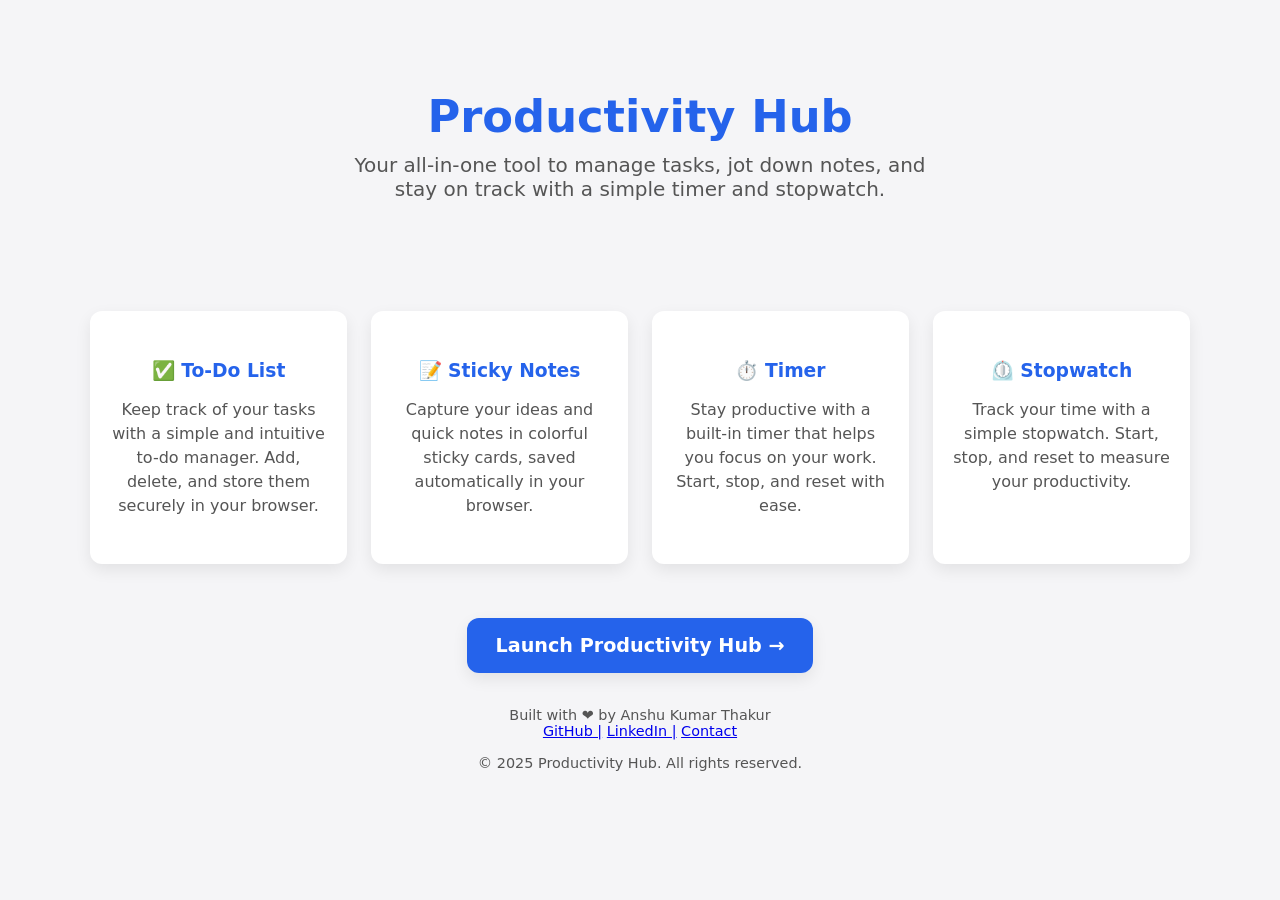
<file: index.html>
<!DOCTYPE html>
<html lang="en">
<head>
  <meta charset="UTF-8">
  <meta name="viewport" content="width=device-width, initial-scale=1.0">
  <title>Productivity Hub</title>
  <link rel="icon" type="image/png" href="../assets/favicon.png">

  <style>
    :root {
      --bg: #f5f5f7;
      --panel: #fff;
      --text: #111;
      --muted: #555;
      --accent: #2563eb;
      --radius: 12px;
      --shadow: 0 6px 16px rgba(0,0,0,.08);
      font-family: system-ui, sans-serif;
    }
    body,html {
      margin:0;
      padding:0;
      height:100%;
      background: var(--bg);
      color: var(--text);
    }

    /* Loader */
    #loader {
      position: fixed;
      top:0; left:0; right:0; bottom:0;
      display: flex;
      justify-content: center;
      align-items: center;
      background: var(--bg);
      z-index: 9999;
    }
    .spinner {
      width:50px;
      height:50px;
      border:6px solid #ddd;
      border-top:6px solid var(--accent);
      border-radius:50%;
      animation: spin 1s linear infinite;
    }
    @keyframes spin {
      0%{transform:rotate(0)}
      100%{transform:rotate(360deg)}
    }

    /* Landing page */
    header {
      text-align:center;
      padding:60px 20px 40px;
    }
    header h1 {
      font-size:2.8rem;
      margin-bottom:10px;
      color: var(--accent);
    }
    header p {
      font-size:1.25rem;
      color: var(--muted);
      max-width:600px;
      margin:0 auto;
    }

    main {
      max-width:1100px;
      margin:0 auto;
      padding:20px;
      display:flex;
      flex-direction:column;
      align-items:center;
      text-align:center;
    }

    .features {
      display:grid;
      grid-template-columns: repeat(auto-fit, minmax(250px, 1fr));
      gap:24px;
      margin:50px 0;
      width:100%;
    }
    .feature {
      background:var(--panel);
      border-radius: var(--radius);
      padding:30px 20px;
      box-shadow: var(--shadow);
      transition: transform .2s, box-shadow .2s;
    }
    .feature:hover { 
      transform: translateY(-6px); 
      box-shadow: 0 8px 20px rgba(0,0,0,.12);
    }
    .feature h3 {
      margin-bottom:12px;
      color: var(--accent);
    }
    .feature p {
      color: var(--muted);
      line-height:1.5;
    }

    .cta {
      margin-top:20px;
    }
    .cta a {
      text-decoration:none;
      background: var(--accent);
      color: #fff;
      padding:16px 28px;
      border-radius: var(--radius);
      font-size:1.2rem;
      font-weight:600;
      box-shadow: var(--shadow);
      transition: background .2s;
    }
    .cta a:hover {
      background:#1e4ecf;
    }

    footer {
      text-align:center;
      padding:30px 20px;
      font-size:0.9rem;
      color:var(--muted);
    }
  </style>
</head>
<body>
  <div id="loader"><div class="spinner"></div></div>

  <header>
    <h1>Productivity Hub</h1>
    <p>Your all-in-one tool to manage tasks, jot down notes, and stay on track with a simple timer and stopwatch.</p>
  </header>

  <main>
    <section class="features">
      <div class="feature">
        <h3>✅ To-Do List</h3>
        <p>Keep track of your tasks with a simple and intuitive to-do manager. Add, delete, and store them securely in your browser.</p>
      </div>
      <div class="feature">
        <h3>📝 Sticky Notes</h3>
        <p>Capture your ideas and quick notes in colorful sticky cards, saved automatically in your browser.</p>
      </div>
      <div class="feature">
        <h3>⏱️ Timer</h3>
        <p>Stay productive with a built-in timer that helps you focus on your work. Start, stop, and reset with ease.</p>
      </div>
        <div class="feature">
            <h3>⏲️ Stopwatch</h3>
            <p>Track your time with a simple stopwatch. Start, stop, and reset to measure your productivity.</p>
        </div>
    </section>

    <div class="cta">
      <a href="./src/productivity_hub.html">Launch Productivity Hub →</a>
    </div>
  </main>

  <footer>
    Built with ❤️ by Anshu Kumar Thakur<br>
    <a href="https://github.com/thakuranshu-dev" target="_blank" rel="noopener noreferrer">GitHub |</a>
    <a href="https://www.linkedin.com/in/anshu-kumar-thakur-2bb8a325b" target="_blank" rel="noopener noreferrer">LinkedIn |</a>
    <a href="mailto:thakuranshu.art@gmail.com" target="_blank" rel="noopener noreferrer">Contact</a><br>
    <br>
    © 2025 Productivity Hub. All rights reserved.
  </footer>

  <script>
    window.addEventListener('load', ()=>{
      const loader=document.getElementById('loader');
      loader.style.opacity='1';
      setTimeout(()=>loader.style.display='none',500);
    });
  </script>
</body>
</html>
</file>
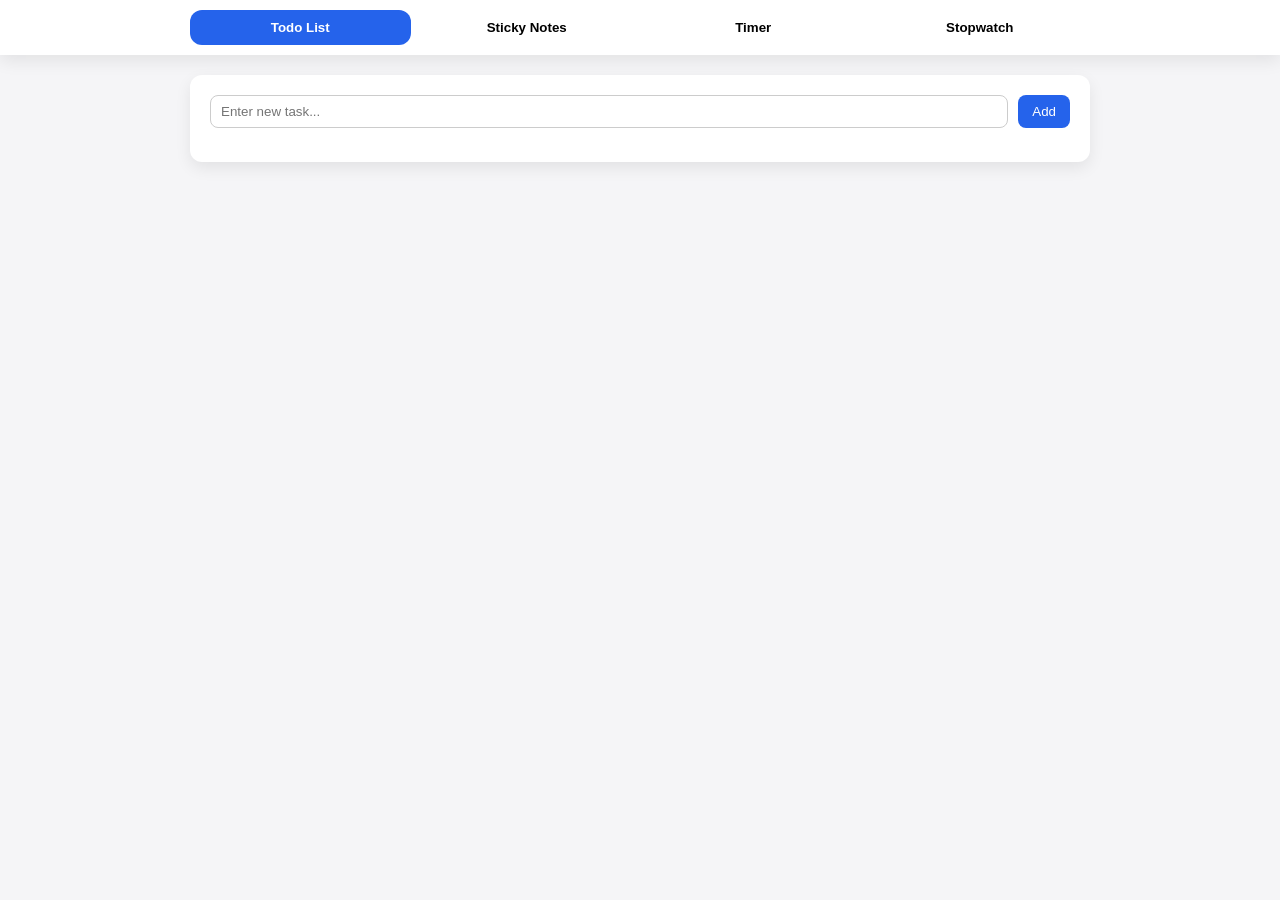
<file: src/productivity_hub.html>
<!DOCTYPE html>
<html lang="en">
<head>
  <meta charset="UTF-8">
  <meta name="viewport" content="width=device-width, initial-scale=1.0">
  <title>Productivity Hub</title>
  <link rel="stylesheet" href="./styles.css">
  <link rel="icon" type="image/png" href="../assets/favicon.png">
</head>
<body>
  <div id="loader" class="loader">
    <img src="../assets/favicon.gif" alt="Productivity Hub Loader" > 
  </div>
  <header>
    <nav>
      <button data-tab="todo" class="active">Todo List</button>
      <button data-tab="notes">Sticky Notes</button>
      <button data-tab="timer">Timer</button>
      <button data-tab="stopwatch">Stopwatch</button>
    </nav>
  </header>
  <main>
    <section id="todo" class="active">
      <form id="todoForm">
        <input type="text" id="todoInput" placeholder="Enter new task..." required />
        <button type="submit">Add</button>
      </form>
      <ul id="todoList"></ul>
    </section>
    <section id="notes">
      <form id="noteForm">
        <textarea id="noteInput" placeholder="Write a note..." required></textarea>
        <button type="submit">Add</button>
      </form>
      <div id="noteList"></div>
    </section>
    <section id="timer">
      <form id="timerSetForm">
        <div class="timerSetGroup">
          <label for="timerHours">Hours</label>
          <input type="number" id="timerHours" class="timerInput" min="0" max="99" value="0" aria-label="Hours" />
        </div>
        <span>:</span>
        <div class="timerSetGroup">
          <label for="timerMinutes">Minutes</label>
          <input type="number" id="timerMinutes" class="timerInput" min="0" max="59" value="0" aria-label="Minutes" />
        </div>
        <span>:</span>
        <div class="timerSetGroup">
          <label for="timerSeconds">Seconds</label>
          <input type="number" id="timerSeconds" class="timerInput" min="0" max="59" value="0" aria-label="Seconds" />
        </div>
        <button type="submit">Set</button>
      </form>
      <div id="timerDisplay">00:00:00</div>
      <div id="timerControls">
        <button id="startBtn">Start</button>
        <button id="stopBtn" class="secondary">Stop</button>
        <button id="resetBtn">Reset</button>
      </div>
    </section>
    <section id="stopwatch">
      <h2>Stopwatch</h2>
      <div id="stopwatchDisplay">00:00:00</div>
      <div id="stopwatchControls">
        <button id="swStartBtn">Start</button>
        <button id="swStopBtn" class="secondary">Stop</button>
        <button id="swResetBtn">Reset</button>
      </div>
    </section>
  </main>

  <script src="./app.js"></script>
</body>
</html>
</file>
<file: src/styles.css>
:root { 
  --bg:#f5f5f7; 
  --panel:#fff; 
  --text:#111; 
  --muted:#555; 
  --accent:#2563eb;
  --radius:12px; 
  --shadow:0 6px 16px rgba(0,0,0,.08); 
  font-family: system-ui, sans-serif; 
}
body { 
  margin:0; 
  background:var(--bg); 
  color:var(--text); 
  min-height:100vh; 
  display:flex;
  flex-direction:column; 
}
.loader { 
  position:fixed; 
  top:0; 
  left:0; 
  width:100%; 
  height:100%; 
  background:rgba(255,255,255,.8); 
  display:flex; 
  justify-content:center; 
  align-items:center; 
  z-index:1000; 
  opacity: 0;
}
header { 
  background:var(--panel);
  box-shadow:var(--shadow); 
  position:sticky; 
  top:0;
  z-index:10; 
}
nav { 
  display:flex; 
  gap:6px; 
  max-width:900px; 
  margin:0 auto; 
  padding:10px; 
}
nav button { 
  flex:1; 
  padding:10px; 
  border:none; 
  background:transparent; 
  cursor:pointer;
  border-radius:var(--radius); 
  font-weight:600; 
}
nav button.active { 
  background:var(--accent); 
  color:#fff; 
}
main { 
  flex:1; 
  max-width:900px; 
  width:100%; 
  margin:20px auto; 
  padding:0 10px; 
}
section { 
  display:none; 
  background:var(--panel); 
  border-radius:var(--radius);
  padding:20px; 
  box-shadow:var(--shadow); 
}
section.active { 
  display:block; 
}
/* Todo */
#todoForm { 
  display:flex; 
  gap:10px; 
  margin-bottom:14px; 
}
#todoForm input { 
  flex:1; 
  padding:8px 10px; 
  border-radius:8px; 
  border:1px solid #ccc; 
}
#todoForm button { 
  padding:8px 14px; 
  border:none; 
  background:var(--accent); 
  color:#fff; 
  border-radius:8px; 
  cursor:pointer; 
}
#todoList { 
  list-style:none; 
  padding:0; 
  margin:0; 
  display:grid; 
  gap:10px; 
}
#todoList li { 
  background:#f0f4ff; 
  padding:10px 14px; 
  border-radius:8px; 
  display:flex; 
  justify-content:space-between; 
  align-items:center; 
}
#todoList button { 
  border:none; 
  background:#ef4444; 
  color:#fff; 
  border-radius:6px; 
  cursor:pointer; 
  padding:4px 8px; 
}

/* Notes */
#noteForm { 
  display:flex; 
  gap:10px; 
  margin-bottom:14px; 
}
#noteForm textarea { 
  flex:1; 
  padding:10px; 
  border-radius:8px; 
  border:1px solid #ccc; 
  resize:vertical; 
}
#noteForm button { 
  padding:8px 14px; 
  border:none; 
  background:var(--accent); 
  color:#fff; 
  border-radius:8px; 
  cursor:pointer; 
}
#noteList { 
  display:grid; 
  grid-template-columns:repeat(auto-fill,minmax(200px,1fr)); 
  gap:10px; 
}
.note { 
  background:#fff9c4; 
  padding:10px; 
  border-radius:8px; 
  position:relative; 
  box-shadow: var(--shadow); 
}
.note button { 
  position:absolute; 
  top:6px; 
  right:6px; 
  border:none; 
  background:#ef4444; 
  color:#fff; 
  border-radius:6px; 
  cursor:pointer; 
  padding:2px 6px; 
  font-size:.8rem; 
}

/* Timer */
#timerDisplay { 
  font-size:2rem; 
  text-align:center; 
  margin:20px 0; 
}
#timerSetForm {
  display: flex;
  justify-content: center;
  gap: 10px;
  margin-bottom: 10px;
  align-items: flex-end;
}
.timerSetGroup {
  display: flex;
  flex-direction: column;
  align-items: center;
  gap: 2px;
}
#timerSetForm .timerInput {
  width: 50px;
  padding: 6px;
  border-radius: 8px;
  border: 1px solid #ccc;
  text-align: center;
}
#timerSetForm label {
  margin-bottom: 2px;
  font-size: 0.95rem;
  color: var(--muted);
}
#timerSetForm button {
  padding: 6px 14px;
  border: none;
  background: var(--accent);
  color: #fff;
  border-radius: 8px;
  cursor: pointer;
  align-self: center;
}
#timerSetForm input { 
  width: 50px; 
}
#timerSetForm input[type="number"]::-webkit-inner-spin-button, #timerSetForm input[type="number"]::-webkit-outer-spin-button 
{ 
  -webkit-appearance: none; 
  margin: 0; 
}
#timerSetForm input[type="number"]::-webkit-inner-spin-button,
#timerSetForm input[type="number"]::-webkit-outer-spin-button 
{ 
  -webkit-appearance: none; 
  margin: 0; 
}
#timerSetForm input[type="number"]::-webkit-inner-spin-button,
#timerSetForm input[type="number"]::-webkit-outer-spin-button 
{ 
  -webkit-appearance: none; 
  margin: 0; 
}
#timerControls { 
  display:flex; 
  justify-content:center; 
  gap:10px; 
}
#timerControls button { 
  padding:10px 14px; 
  border:none; 
  border-radius:8px; 
  cursor:pointer; 
  background:var(--accent); 
  color:#fff; 
  font-weight:600; 
}
#timerControls button.secondary {
   background:#ef4444; 
  }
/* Stopwatch */
#stopwatchDisplay { 
  font-size:2rem; 
  text-align:center; 
  margin:20px 0; 
}
#stopwatch h2{ 
  text-align: center; 
}
#stopwatchControls { 
  display:flex; 
  justify-content:center; 
  gap:10px; 
}
#stopwatchControls button { 
  padding:10px 14px; 
  border:none; 
  border-radius:8px; 
  cursor:pointer; 
  background:var(--accent); 
  color:#fff; 
  font-weight:600; 
}
#stopwatchControls button.secondary {
  background:#ef4444; 
}
</file>
